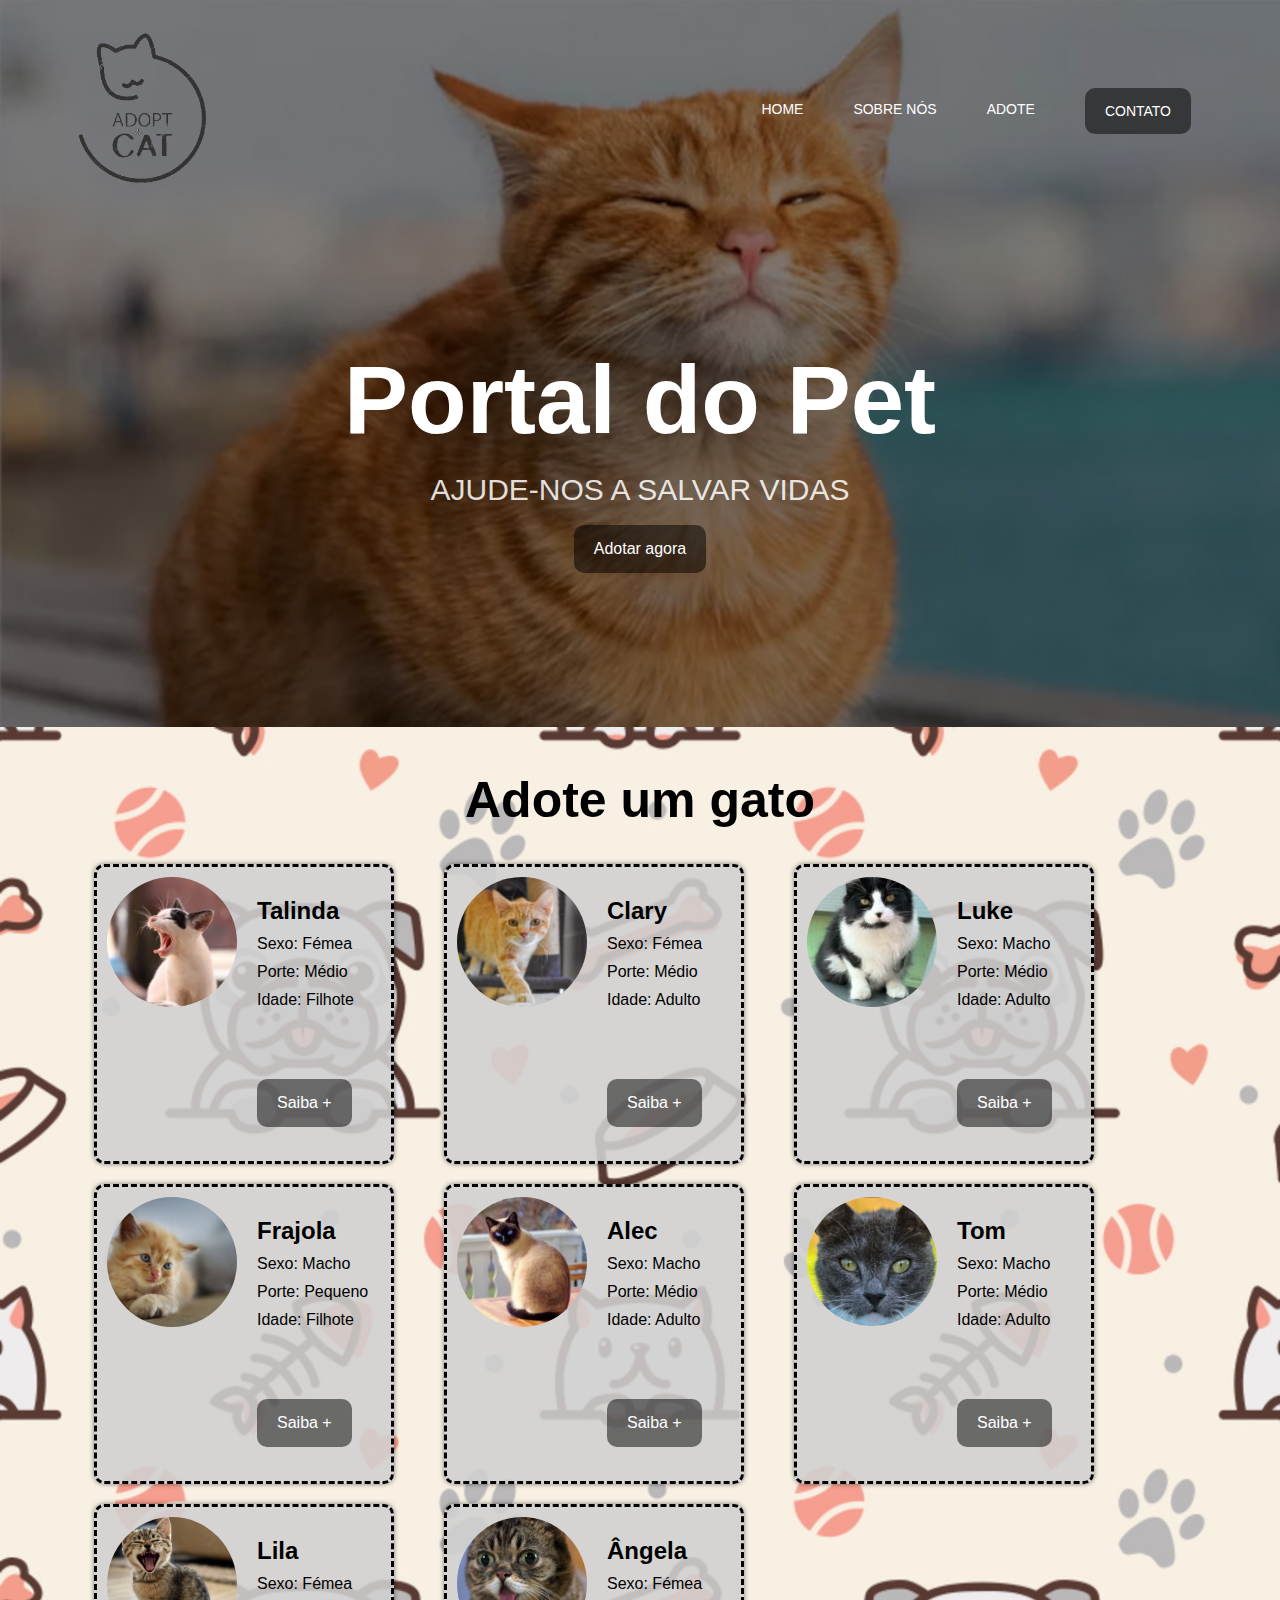
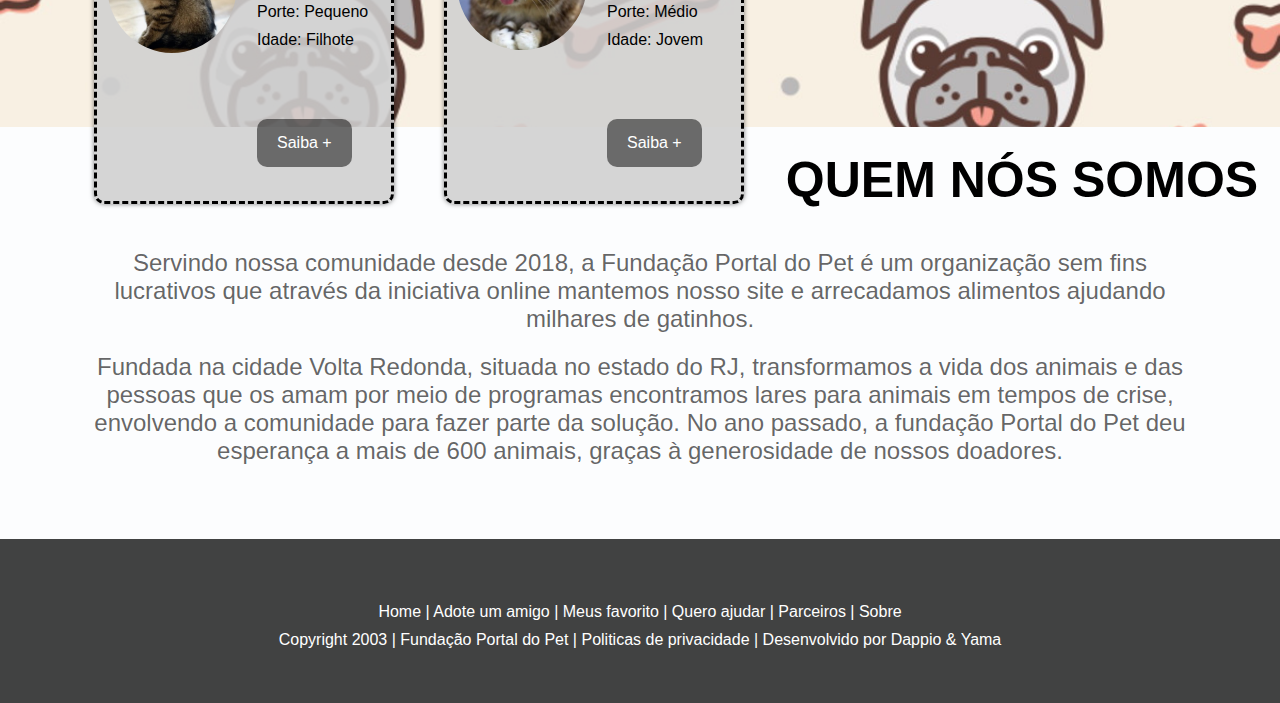
<file: Site-Ado-o-main/index.html>
<!DOCTYPE html>
<html lang="pt-br">
<head>
    <meta charset="UTF-8">
    <meta http-equiv="X-UA-Compatible" content="IE=edge">
    <meta name="viewport" content="width=device-width, initial-scale=1.0">
    <title>Portal do pet</title>
    <link rel="shortcut icon" href="favicon/favicon.ico" type="image/x-icon">
    <link rel="stylesheet" href="style.css">
</head>
<!--As vozes voltaram -->
<body>
    <header style="background-image: url(Imagens/fundo2.jpeg);" id="home">
        <div class="container">
            <nav>
                <a href="index.html"><img src="Imagens/logo.png" class="logo"></a>
                <ul class="ul">
                    <a href="index.html">Home</a>
                    <a href="#sobre">Sobre Nós</a>
                    <a href="#adote">Adote</a>
                    <a class="btn" href="contato.html">Contato</a>
                </ul>
            </nav>
            <section class="banner">
                <div class="banner-text">
                    <h1>Portal do Pet</h1>
                    <h2>AJUDE-NOS A SALVAR VIDAS</h2>
                    <a href="#adote" class="btn animate-btn">Adotar agora</a>
                </div>
            </section>
        </div>
        <!--end container-->
    </header>
    <!--end header-->
    <section id="adote">
        <h1>Adote um gato</h1>
        <div class="container">
            <div class="caixa">
                <img src="Imagens/gato1.jpg" class="gatos">
                <h2>Talinda</h2>
                <p>Sexo: Fémea</p>
                <p>Porte: Médio</p>
                <p>Idade: Filhote</p>
                <a class="btn" href="gato1.html" target="_blank">Saiba +</a>
            
            </div>
            <div class="caixa">
                <img src="Imagens/gato2.jpg" class="gatos">
                <h2>Clary</h2>
                <p>Sexo: Fémea</p>
                <p>Porte: Médio</p>
                <p>Idade: Adulto</p>
                <a class="btn" href="gato2.html" target="_blank">Saiba +</a>
            </div>
            <div class="caixa">
            <img src="Imagens/gato3.jpeg" class="gatos">
            <h2>Luke</h2>
            <p>Sexo: Macho</p>
            <p>Porte: Médio</p>
            <p>Idade: Adulto</p>
            <a class="btn" href="gato3.html" target="_blank">Saiba +</a>
        
            </div>
            <div class="caixa">
            <img src="Imagens/gato4.jpg" class="gatos">
            <h2>Frajola</h2>
            <p>Sexo: Macho</p>
            <p>Porte: Pequeno</p>
            <p>Idade: Filhote</p>
            <a class="btn" href="gato4.html" target="_blank">Saiba +</a>
        
            </div>
            <div class="caixa">
                <img src="Imagens/gato5.jpg" class="gatos">
                <h2>Alec</h2>
                <p>Sexo: Macho</p>
                <p>Porte: Médio</p>
                <p>Idade: Adulto</p>
                <a class="btn" href="gato5.html" target="_blank">Saiba +</a>
            </div>
            <div class="caixa">
                <img src="Imagens/gato6.jpeg" class="gatos">
                <h2>Tom</h2>
                <p>Sexo: Macho</p>
                <p>Porte: Médio</p>
                <p>Idade: Adulto</p>
                <a class="btn" href="gato6.html" target="_blank">Saiba +</a>
            </div>
            <div class="caixa">
                <img src="Imagens/gato7.jpg" class="gatos">
                <h2>Lila</h2>
                <p>Sexo: Fémea</p>
                <p>Porte: Pequeno</p>
                <p>Idade: Filhote</p>
                <a class="btn" href="gato7.html" target="_blank">Saiba +</a>
            </div>
            <div class="caixa">
                <img src="Imagens/gato8.jpeg" class="gatos">
                <h2>Ângela</h2>
                <p>Sexo: Fémea</p>
                <p>Porte: Médio</p>
                <p>Idade: Jovem</p>
                <a class="btn" href="gato8.html" target="_blank">Saiba +</a>
            </div>
        </div>
    </section>
    <section id="sobre">
        <h1>Quem nós somos</h1>
        <p>Servindo nossa comunidade desde 2018, a Fundação Portal do Pet é um organização sem fins lucrativos que através da iniciativa online mantemos nosso site e arrecadamos alimentos ajudando milhares de gatinhos.</p>
        <p>Fundada na cidade Volta Redonda, situada no estado do RJ, transformamos a vida dos animais e das pessoas que os amam por meio de programas encontramos lares para animais em tempos de crise, envolvendo a comunidade para fazer parte da solução. No ano passado, a fundação Portal do Pet deu esperança a mais de 600 animais, graças à generosidade de nossos doadores.</p>
        

            
        </div>
    </section>
    <!--Footer-->
    <footer class="footer">
        <div>
            <p><a href="#home">Home</a> &#x7C; Adote um amigo  &#x7C; Meus favorito  &#x7C; Quero ajudar  &#x7C; Parceiros  &#x7C; Sobre
            <p> Copyright 2003 &#x7C; Fundação Portal do Pet  &#x7C; Politicas de privacidade  &#x7C; Desenvolvido por Dappio & Yama</p>
        </div>
    </footer>
</body>
</html>
</file>
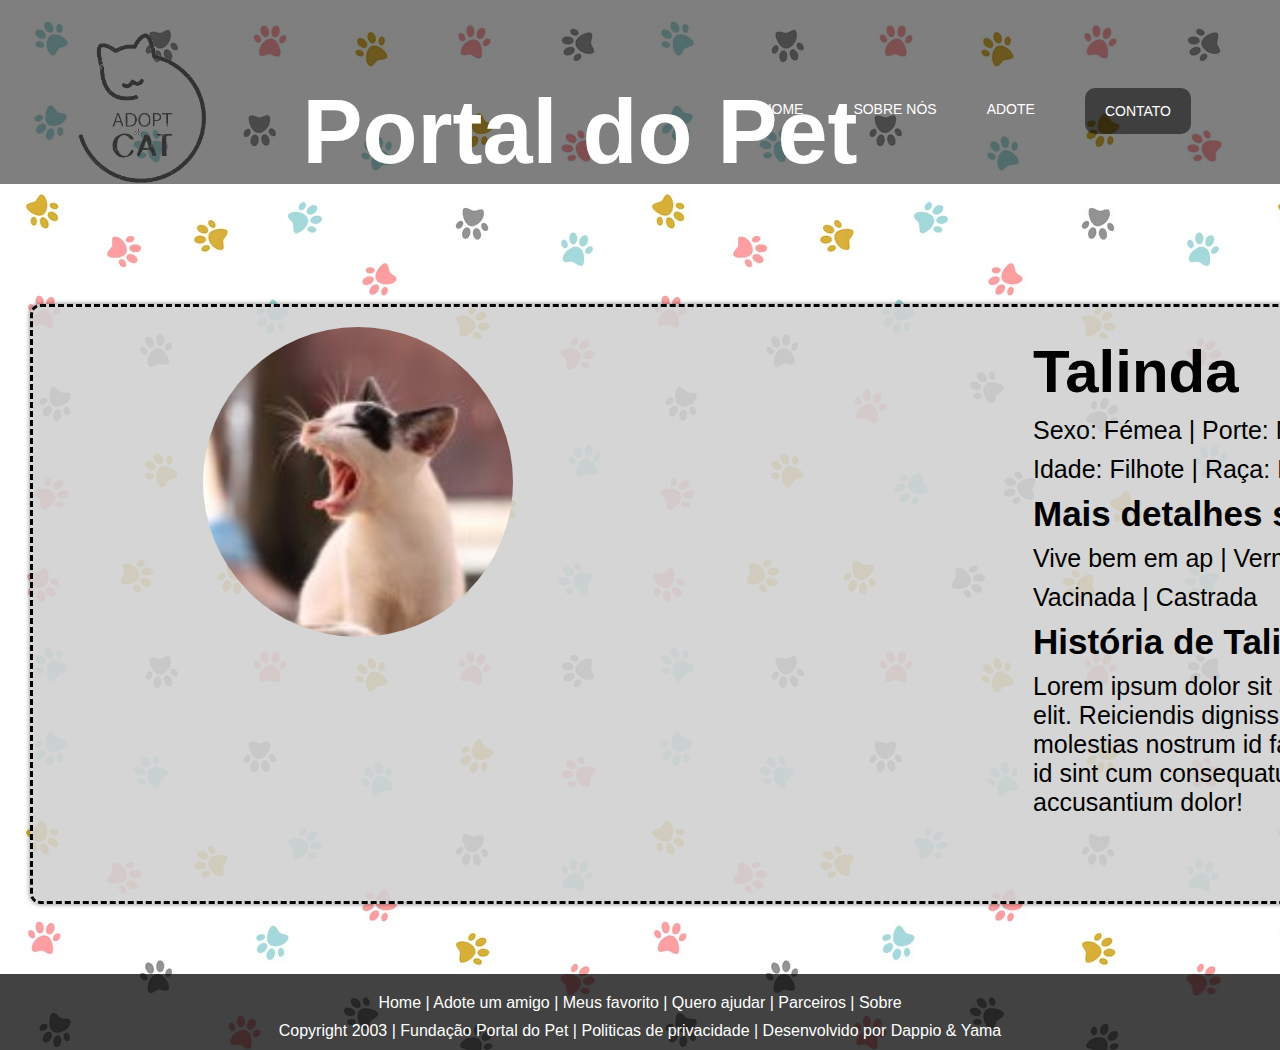
<file: Site-Ado-o-main/gato1.html>
<!DOCTYPE html>
<html lang="en">
<head>
    <meta charset="UTF-8">
    <meta http-equiv="X-UA-Compatible" content="IE=edge">
    <meta name="viewport" content="width=device-width, initial-scale=1.0">
    <link rel="stylesheet" href="style2.css">
    <link rel="shortcut icon" href="favicon/favicon.ico" type="image/x-icon">
    <title>Portal do Pet</title>
</head>
<body>
    <header>
        <div class="container">
            <nav>
                <a href="index.html"><img src="Imagens/logo.png" class="logo"></a>
                <ul class="ul">
                    <a href="index.html">Home</a>
                    <a href="index.html">Sobre Nós</a>
                    <a href="index.html">Adote</a>
                    <a class="btn" href="contato.html">Contato</a>
                </ul>
            </nav>
            <section class="banner">
                <div class="banner-text">
                    <h1>Portal do Pet</h1>
                </div>
            </section> 
        </div>
    </header>
<section>
    <div class="caixa">
        <img src="Imagens/gato1.jpg" class="gatos">
        <h2>Talinda</h2>
        <p>Sexo: Fémea &#x7C; Porte: Médio</p>
        <p>Idade: Filhote &#x7C; Raça: Desconhecida</p>
        <p></p>
        <h3>Mais detalhes sobre Talinda:</h3>
        <p>Vive bem em ap &#x7C; Vermifugada</p>
        <p>Vacinada &#x7C; Castrada</p>
        <h3>História de Talinda:</h3>
        <p>Lorem ipsum dolor sit amet, consectetur adipisicing elit. Reiciendis dignissimos iusto quaerat odio fuga molestias nostrum id facere. Repellat, soluta. Porro id sint cum consequatur ducimus quae fuga, accusantium dolor!</p>
    </div>
</section>
    <footer class="footer">
        <div>
            <p><a href="index.html">Home</a> &#x7C; Adote um amigo  &#x7C; Meus favorito  &#x7C; Quero ajudar  &#x7C; Parceiros  &#x7C; Sobre
            <p> Copyright 2003 &#x7C; Fundação Portal do Pet  &#x7C; Politicas de privacidade  &#x7C; Desenvolvido por Dappio & Yama</p>
        </div>
    </footer>

</body>
</html>
</file>
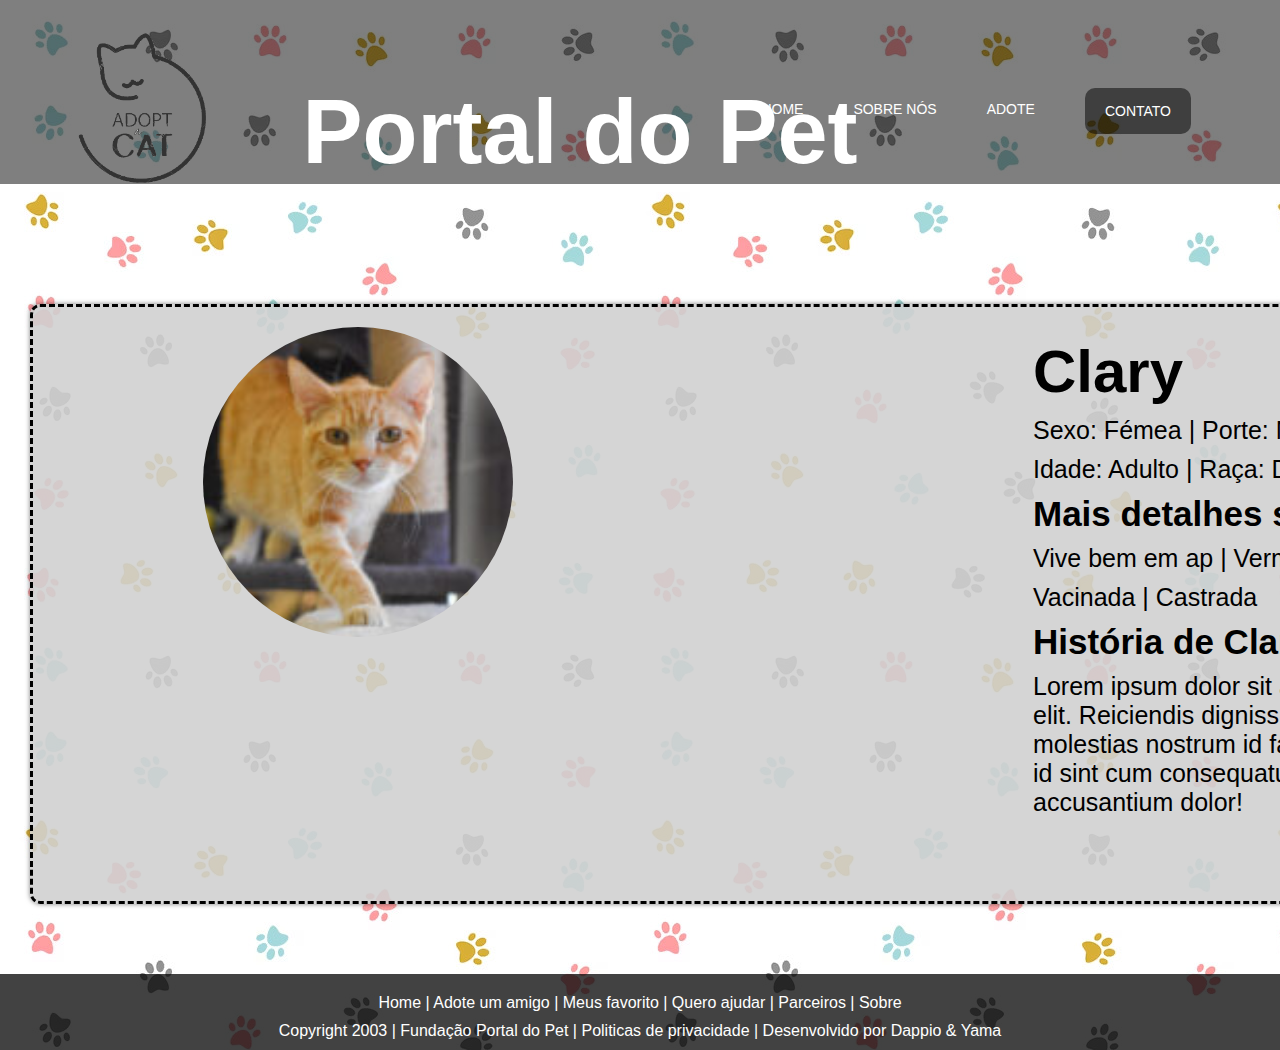
<file: Site-Ado-o-main/gato2.html>
<!DOCTYPE html>
<html lang="en">
<head>
    <meta charset="UTF-8">
    <meta http-equiv="X-UA-Compatible" content="IE=edge">
    <meta name="viewport" content="width=device-width, initial-scale=1.0">
    <link rel="stylesheet" href="style2.css">
    <link rel="shortcut icon" href="favicon/favicon.ico" type="image/x-icon">
    <title>Portal do Pet</title>
</head>
<body>
    <header>
        <div class="container">
            <nav>
                <a href="index.html"><img src="Imagens/logo.png" class="logo"></a>
                <ul class="ul">
                    <a href="index.html">Home</a>
                    <a href="index.html">Sobre Nós</a>
                    <a href="index.html">Adote</a>
                    <a class="btn" href="contato.html">Contato</a>
                </ul>
            </nav>
            <section class="banner">
                <div class="banner-text">
                    <h1>Portal do Pet</h1>
                </div>
            </section> 
        </div>
    </header>
<section>
    <div class="caixa">
        <img src="Imagens/gato2.jpg" class="gatos">
        <h2>Clary</h2>
        <p>Sexo: Fémea &#x7C; Porte: Médio</p>
        <p>Idade: Adulto &#x7C; Raça: Desconhecida</p>
        <p></p>
        <h3>Mais detalhes sobre Clary:</h3>
        <p>Vive bem em ap &#x7C; Vermifugada</p>
        <p>Vacinada &#x7C; Castrada</p>
        <h3>História de Clary:</h3>
        <p>Lorem ipsum dolor sit amet, consectetur adipisicing elit. Reiciendis dignissimos iusto quaerat odio fuga molestias nostrum id facere. Repellat, soluta. Porro id sint cum consequatur ducimus quae fuga, accusantium dolor!</p>
    </div>
</section>
    <footer class="footer">
        <div>
            <p><a href="index.html">Home</a> &#x7C; Adote um amigo  &#x7C; Meus favorito  &#x7C; Quero ajudar  &#x7C; Parceiros  &#x7C; Sobre
            <p> Copyright 2003 &#x7C; Fundação Portal do Pet  &#x7C; Politicas de privacidade  &#x7C; Desenvolvido por Dappio & Yama</p>
        </div>
    </footer>

</body>
</html>
</file>
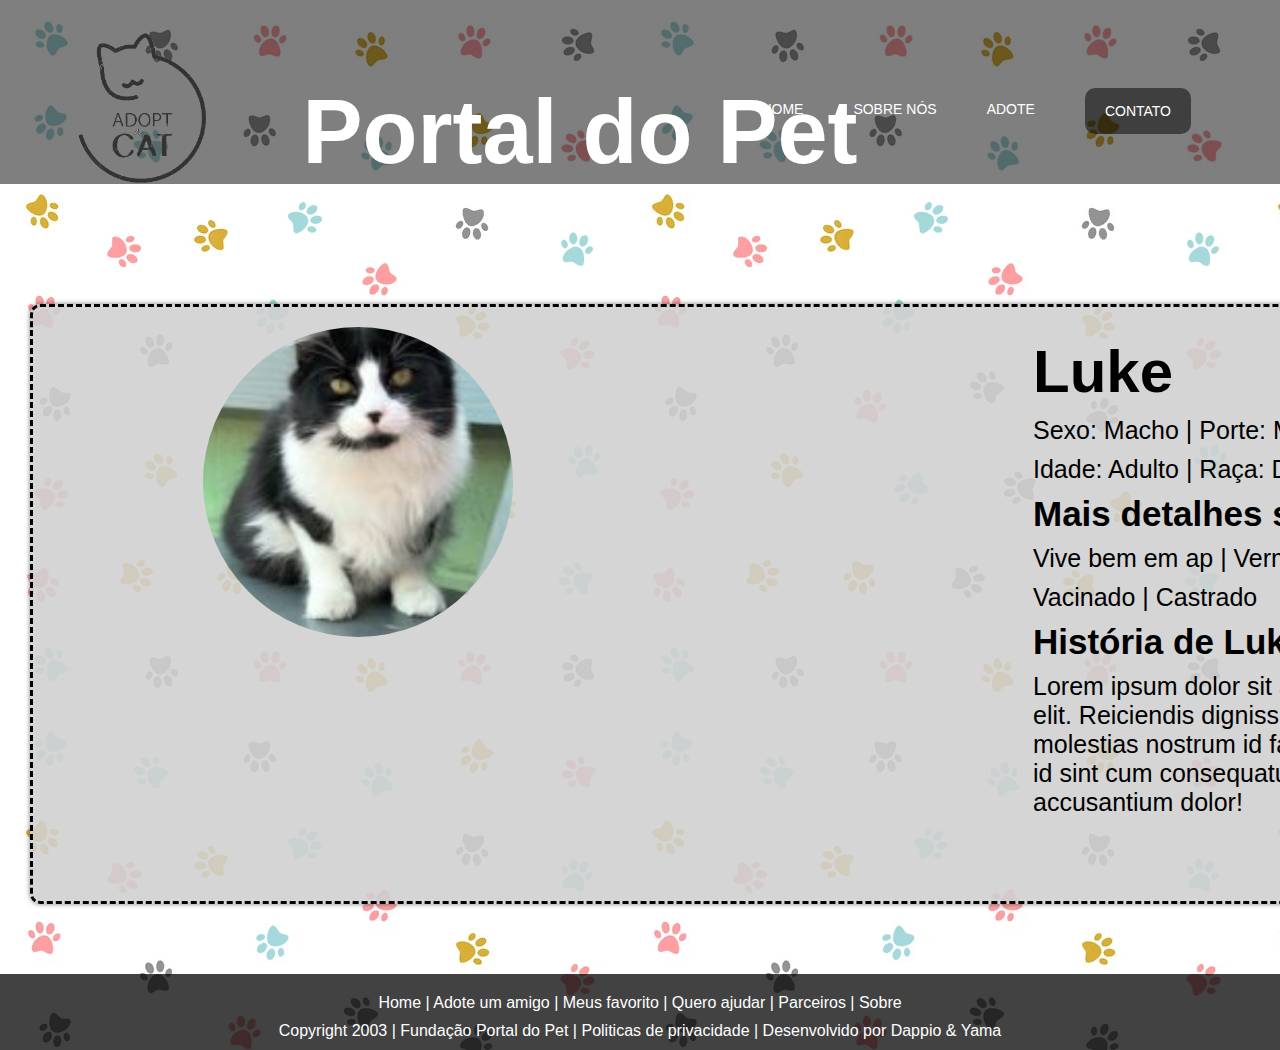
<file: Site-Ado-o-main/gato3.html>
<!DOCTYPE html>
<html lang="en">
<head>
    <meta charset="UTF-8">
    <meta http-equiv="X-UA-Compatible" content="IE=edge">
    <meta name="viewport" content="width=device-width, initial-scale=1.0">
    <link rel="stylesheet" href="style2.css">
    <link rel="shortcut icon" href="favicon/favicon.ico" type="image/x-icon">
    <title>Portal do Pet</title>
</head>
<body>
    <header>
        <div class="container">
            <nav>
                <a href="index.html"><img src="Imagens/logo.png" class="logo"></a>
                <ul class="ul">
                    <a href="index.html">Home</a>
                    <a href="index.html">Sobre Nós</a>
                    <a href="index.html">Adote</a>
                    <a class="btn" href="contato.html">Contato</a>
                </ul>
            </nav>
            <section class="banner">
                <div class="banner-text">
                    <h1>Portal do Pet</h1>
                </div>
            </section> 
        </div>
    </header>
<section>
    <div class="caixa">
        <img src="Imagens/gato3.jpeg" class="gatos">
        <h2>Luke</h2>
        <p>Sexo: Macho &#x7C; Porte: Médio</p>
        <p>Idade: Adulto &#x7C; Raça: Desconhecida</p>
        <p></p>
        <h3>Mais detalhes sobre Luke:</h3>
        <p>Vive bem em ap &#x7C; Vermifugado</p>
        <p>Vacinado &#x7C; Castrado</p>
        <h3>História de Luke:</h3>
        <p>Lorem ipsum dolor sit amet, consectetur adipisicing elit. Reiciendis dignissimos iusto quaerat odio fuga molestias nostrum id facere. Repellat, soluta. Porro id sint cum consequatur ducimus quae fuga, accusantium dolor!</p>
    </div>
</section>
    <footer class="footer">
        <div>
            <p><a href="index.html">Home</a> &#x7C; Adote um amigo  &#x7C; Meus favorito  &#x7C; Quero ajudar  &#x7C; Parceiros  &#x7C; Sobre
            <p> Copyright 2003 &#x7C; Fundação Portal do Pet  &#x7C; Politicas de privacidade  &#x7C; Desenvolvido por Dappio & Yama</p>
        </div>
    </footer>

</body>
</html>
</file>
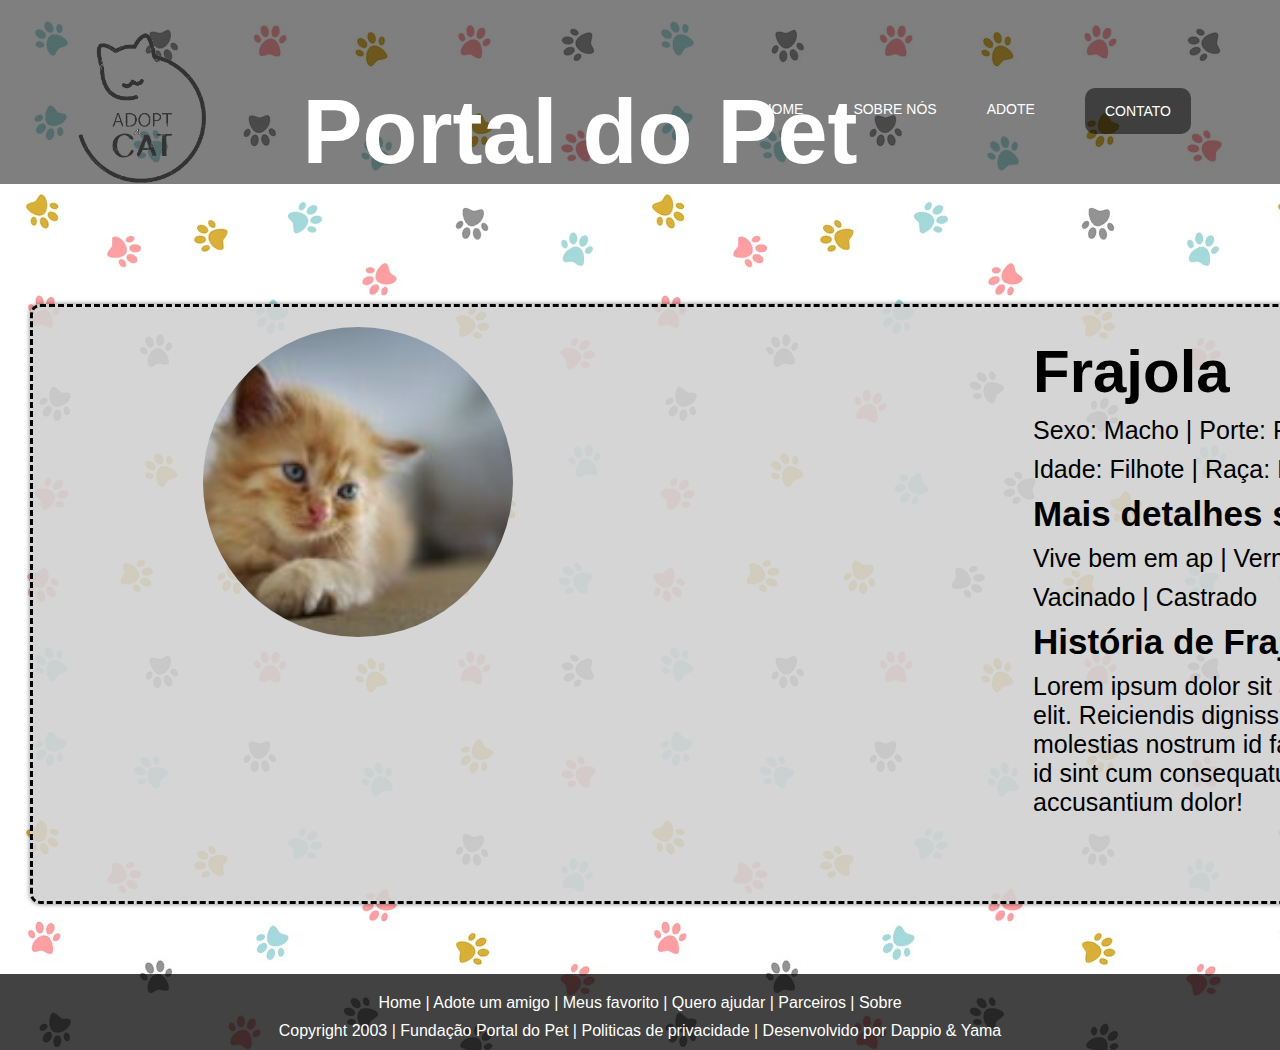
<file: Site-Ado-o-main/gato4.html>
<!DOCTYPE html>
<html lang="en">
<head>
    <meta charset="UTF-8">
    <meta http-equiv="X-UA-Compatible" content="IE=edge">
    <meta name="viewport" content="width=device-width, initial-scale=1.0">
    <link rel="stylesheet" href="style2.css">
    <link rel="shortcut icon" href="favicon/favicon.ico" type="image/x-icon">
    <title>Portal do Pet</title>
</head>
<body>
    <header>
        <div class="container">
            <nav>
                <a href="index.html"><img src="Imagens/logo.png" class="logo"></a>
                <ul class="ul">
                    <a href="index.html">Home</a>
                    <a href="index.html">Sobre Nós</a>
                    <a href="index.html">Adote</a>
                    <a class="btn" href="contato.html">Contato</a>
                </ul>
            </nav>
            <section class="banner">
                <div class="banner-text">
                    <h1>Portal do Pet</h1>
                </div>
            </section> 
        </div>
    </header>
<section>
    <div class="caixa">
        <img src="Imagens/gato4.jpg" class="gatos">
        <h2>Frajola</h2>
        <p>Sexo: Macho &#x7C; Porte: Pequeno</p>
        <p>Idade: Filhote &#x7C; Raça: Desconhecida</p>
        <p></p>
        <h3>Mais detalhes sobre Frajola:</h3>
        <p>Vive bem em ap &#x7C; Vermifugado</p>
        <p>Vacinado &#x7C; Castrado</p>
        <h3>História de Frajola:</h3>
        <p>Lorem ipsum dolor sit amet, consectetur adipisicing elit. Reiciendis dignissimos iusto quaerat odio fuga molestias nostrum id facere. Repellat, soluta. Porro id sint cum consequatur ducimus quae fuga, accusantium dolor!</p>
    </div>
</section>
    <footer class="footer">
        <div>
            <p><a href="index.html">Home</a> &#x7C; Adote um amigo  &#x7C; Meus favorito  &#x7C; Quero ajudar  &#x7C; Parceiros  &#x7C; Sobre
            <p> Copyright 2003 &#x7C; Fundação Portal do Pet  &#x7C; Politicas de privacidade  &#x7C; Desenvolvido por Dappio & Yama</p>
        </div>
    </footer>

</body>
</html>
</file>
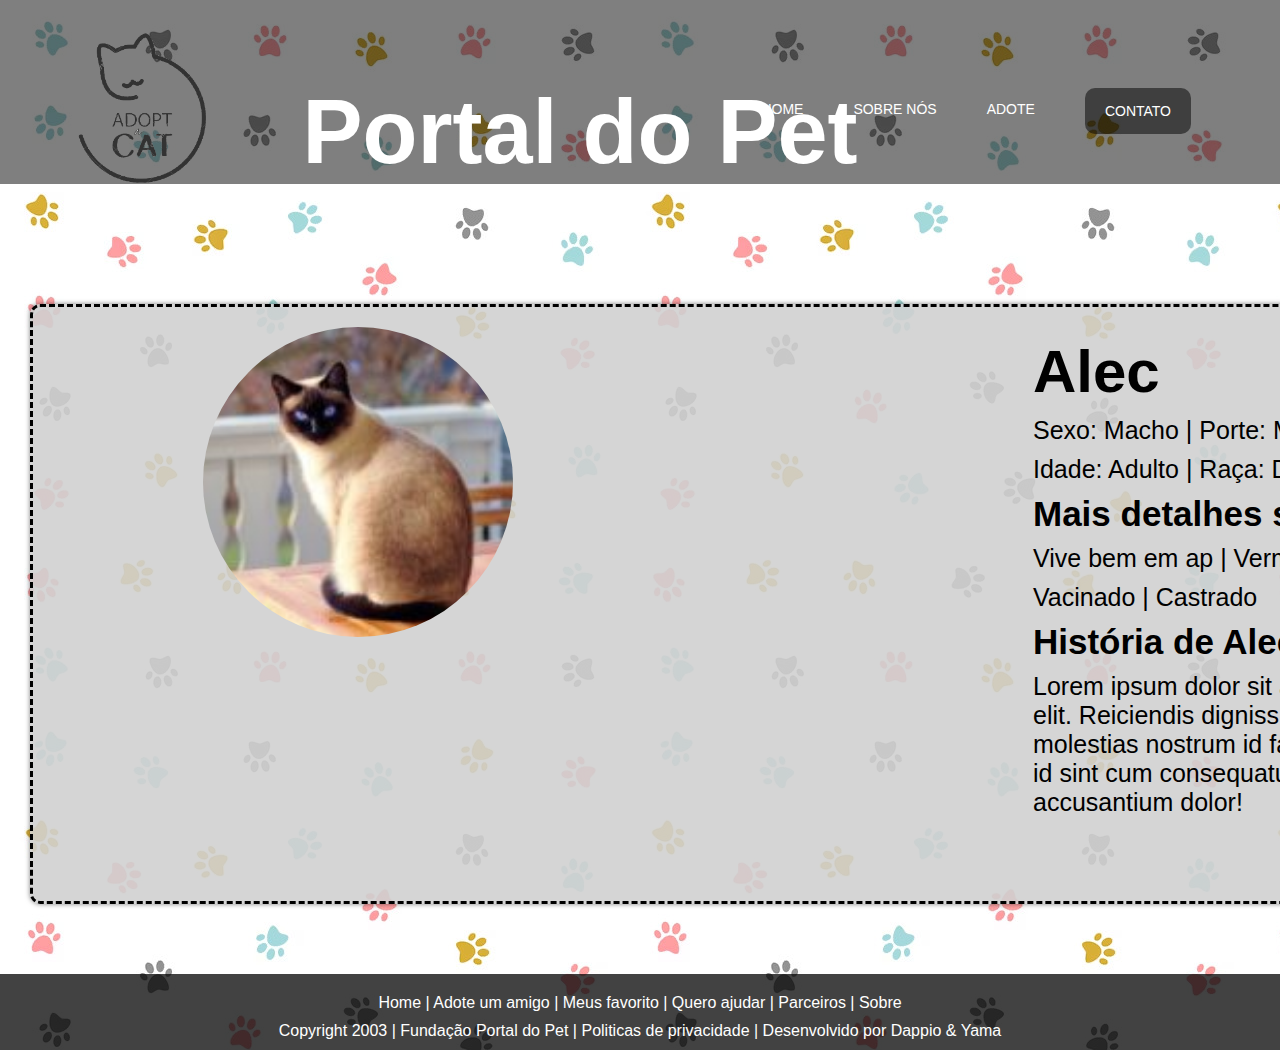
<file: Site-Ado-o-main/gato5.html>
<!DOCTYPE html>
<html lang="en">
<head>
    <meta charset="UTF-8">
    <meta http-equiv="X-UA-Compatible" content="IE=edge">
    <meta name="viewport" content="width=device-width, initial-scale=1.0">
    <link rel="stylesheet" href="style2.css">
    <link rel="shortcut icon" href="favicon/favicon.ico" type="image/x-icon">
    <title>Portal do Pet</title>
</head>
<body>
    <header>
        <div class="container">
            <nav>
                <a href="index.html"><img src="Imagens/logo.png" class="logo"></a>
                <ul class="ul">
                    <a href="index.html">Home</a>
                    <a href="index.html">Sobre Nós</a>
                    <a href="index.html">Adote</a>
                    <a class="btn" href="contato.html">Contato</a>
                </ul>
            </nav>
            <section class="banner">
                <div class="banner-text">
                    <h1>Portal do Pet</h1>
                </div>
            </section> 
        </div>
    </header>
<section>
    <div class="caixa">
        <img src="Imagens/gato5.jpg" class="gatos">
        <h2>Alec</h2>
        <p>Sexo: Macho &#x7C; Porte: Médio</p>
        <p>Idade: Adulto &#x7C; Raça: Desconhecida</p>
        <p></p>
        <h3>Mais detalhes sobre Alec:</h3>
        <p>Vive bem em ap &#x7C; Vermifugado</p>
        <p>Vacinado &#x7C; Castrado</p>
        <h3>História de Alec:</h3>
        <p>Lorem ipsum dolor sit amet, consectetur adipisicing elit. Reiciendis dignissimos iusto quaerat odio fuga molestias nostrum id facere. Repellat, soluta. Porro id sint cum consequatur ducimus quae fuga, accusantium dolor!</p>
    </div>
</section>
    <footer class="footer">
        <div>
            <p><a href="index.html">Home</a> &#x7C; Adote um amigo  &#x7C; Meus favorito  &#x7C; Quero ajudar  &#x7C; Parceiros  &#x7C; Sobre
            <p> Copyright 2003 &#x7C; Fundação Portal do Pet  &#x7C; Politicas de privacidade  &#x7C; Desenvolvido por Dappio & Yama</p>
        </div>
    </footer>

</body>
</html>
</file>
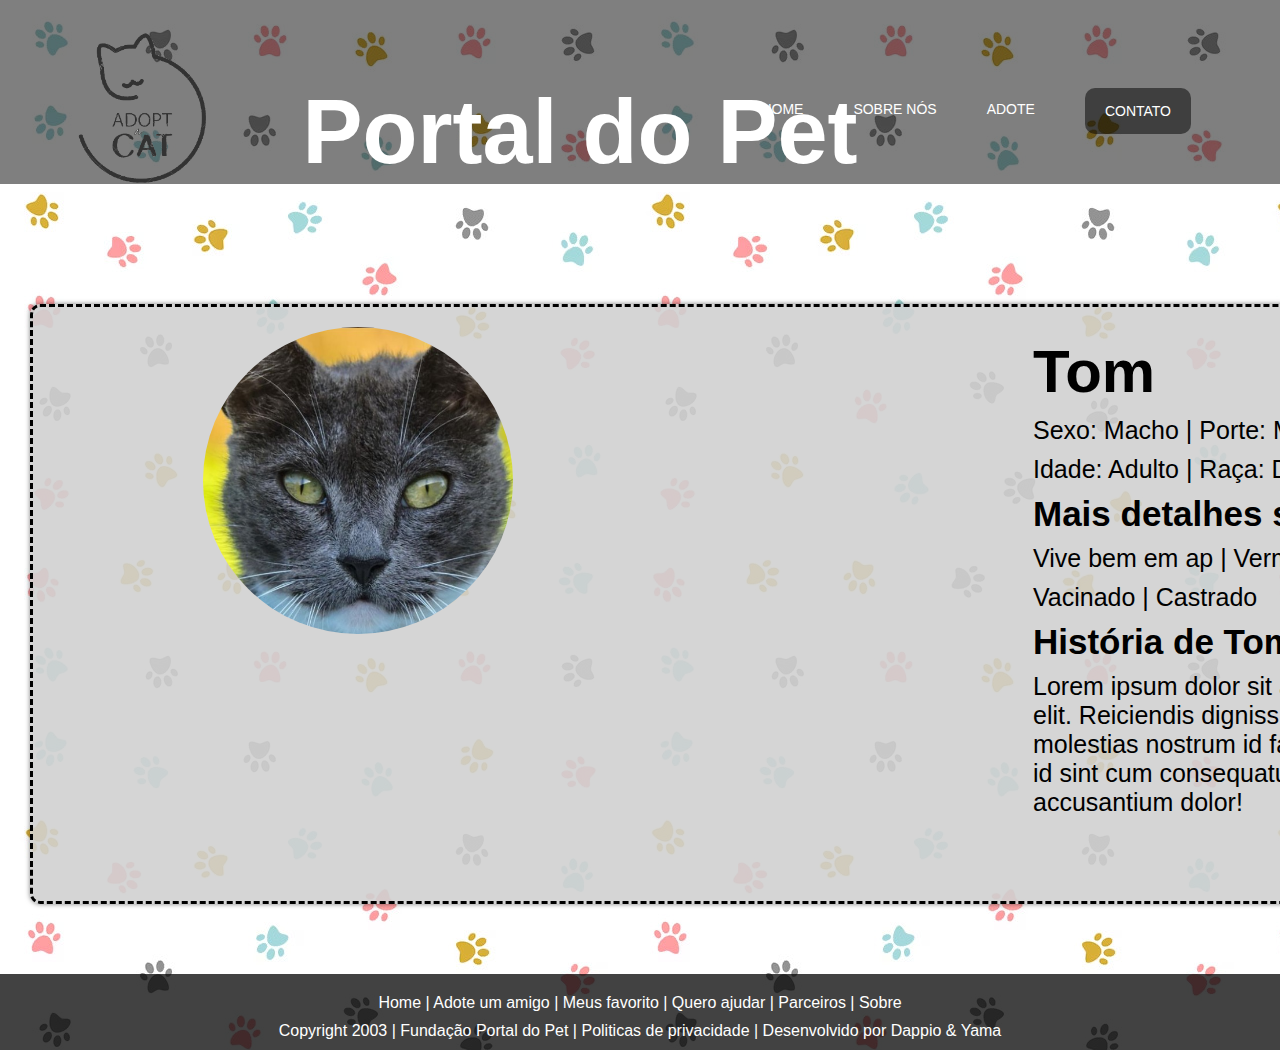
<file: Site-Ado-o-main/gato6.html>
<!DOCTYPE html>
<html lang="en">
<head>
    <meta charset="UTF-8">
    <meta http-equiv="X-UA-Compatible" content="IE=edge">
    <meta name="viewport" content="width=device-width, initial-scale=1.0">
    <link rel="stylesheet" href="style2.css">
    <link rel="shortcut icon" href="favicon/favicon.ico" type="image/x-icon">
    <title>Portal do Pet</title>
</head>
<body>
    <header>
        <div class="container">
            <nav>
                <a href="index.html"><img src="Imagens/logo.png" class="logo"></a>
                <ul class="ul">
                    <a href="index.html">Home</a>
                    <a href="index.html">Sobre Nós</a>
                    <a href="index.html">Adote</a>
                    <a class="btn" href="contato.html">Contato</a>
                </ul>
            </nav>
            <section class="banner">
                <div class="banner-text">
                    <h1>Portal do Pet</h1>
                </div>
            </section> 
        </div>
    </header>
<section>
    <div class="caixa">
        <img src="Imagens/gato6.jpeg" class="gatos">
        <h2>Tom</h2>
        <p>Sexo: Macho &#x7C; Porte: Médio</p>
        <p>Idade: Adulto &#x7C; Raça: Desconhecida</p>
        <p></p>
        <h3>Mais detalhes sobre Tom:</h3>
        <p>Vive bem em ap &#x7C; Vermifugado</p>
        <p>Vacinado &#x7C; Castrado</p>
        <h3>História de Tom:</h3>
        <p>Lorem ipsum dolor sit amet, consectetur adipisicing elit. Reiciendis dignissimos iusto quaerat odio fuga molestias nostrum id facere. Repellat, soluta. Porro id sint cum consequatur ducimus quae fuga, accusantium dolor!</p>
    </div>
</section>
    <footer class="footer">
        <div>
            <p><a href="index.html">Home</a> &#x7C; Adote um amigo  &#x7C; Meus favorito  &#x7C; Quero ajudar  &#x7C; Parceiros  &#x7C; Sobre
            <p> Copyright 2003 &#x7C; Fundação Portal do Pet  &#x7C; Politicas de privacidade  &#x7C; Desenvolvido por Dappio & Yama</p>
        </div>
    </footer>

</body>
</html>
</file>
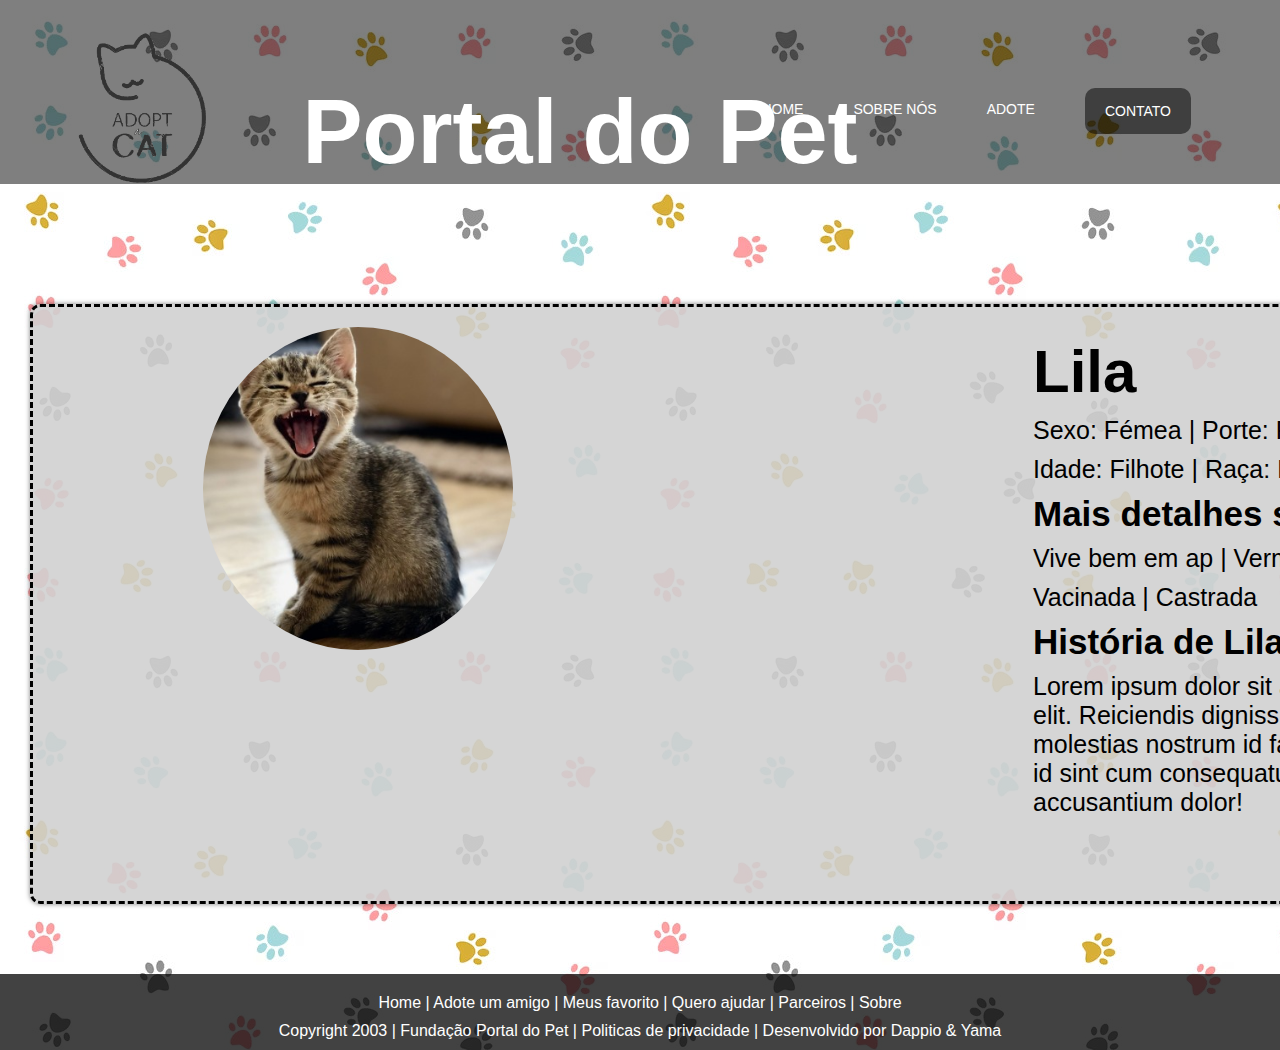
<file: Site-Ado-o-main/gato7.html>
<!DOCTYPE html>
<html lang="en">
<head>
    <meta charset="UTF-8">
    <meta http-equiv="X-UA-Compatible" content="IE=edge">
    <meta name="viewport" content="width=device-width, initial-scale=1.0">
    <link rel="stylesheet" href="style2.css">
    <link rel="shortcut icon" href="favicon/favicon.ico" type="image/x-icon">
    <title>Portal do Pet</title>
</head>
<body>
    <header>
        <div class="container">
            <nav>
                <a href="index.html"><img src="Imagens/logo.png" class="logo"></a>
                <ul class="ul">
                    <a href="index.html">Home</a>
                    <a href="index.html">Sobre Nós</a>
                    <a href="index.html">Adote</a>
                    <a class="btn" href="contato.html">Contato</a>
                </ul>
            </nav>
            <section class="banner">
                <div class="banner-text">
                    <h1>Portal do Pet</h1>
                </div>
            </section> 
        </div>
    </header>
<section>
    <div class="caixa">
        <img src="Imagens/gato7.jpg" class="gatos">
        <h2>Lila</h2>
        <p>Sexo: Fémea &#x7C; Porte: Pequeno</p>
        <p>Idade: Filhote &#x7C; Raça: Desconhecida</p>
        <p></p>
        <h3>Mais detalhes sobre Lila:</h3>
        <p>Vive bem em ap &#x7C; Vermifugada</p>
        <p>Vacinada &#x7C; Castrada</p>
        <h3>História de Lila:</h3>
        <p>Lorem ipsum dolor sit amet, consectetur adipisicing elit. Reiciendis dignissimos iusto quaerat odio fuga molestias nostrum id facere. Repellat, soluta. Porro id sint cum consequatur ducimus quae fuga, accusantium dolor!</p>
    </div>
</section>
    <footer class="footer">
        <div>
            <p><a href="index.html">Home</a> &#x7C; Adote um amigo  &#x7C; Meus favorito  &#x7C; Quero ajudar  &#x7C; Parceiros  &#x7C; Sobre
            <p> Copyright 2003 &#x7C; Fundação Portal do Pet  &#x7C; Politicas de privacidade  &#x7C; Desenvolvido por Dappio & Yama</p>
        </div>
    </footer>

</body>
</html>
</file>
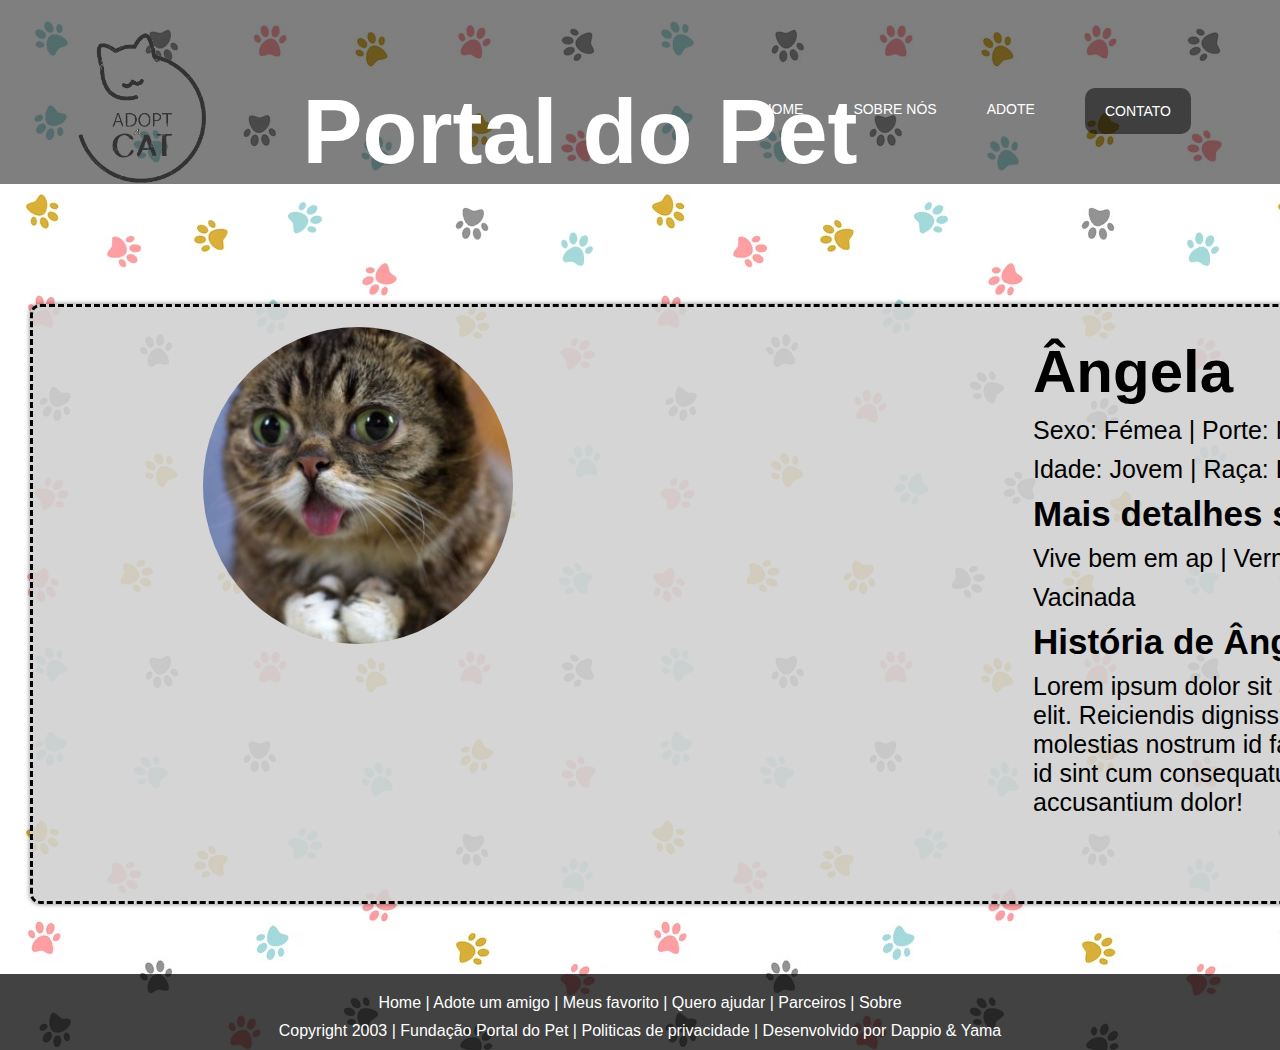
<file: Site-Ado-o-main/gato8.html>
<!DOCTYPE html>
<html lang="en">
<head>
    <meta charset="UTF-8">
    <meta http-equiv="X-UA-Compatible" content="IE=edge">
    <meta name="viewport" content="width=device-width, initial-scale=1.0">
    <link rel="stylesheet" href="style2.css">
    <link rel="shortcut icon" href="favicon/favicon.ico" type="image/x-icon">
    <title>Portal do Pet</title>
</head>
<body>
    <header>
        <div class="container">
            <nav>
                <a href="index.html"><img src="Imagens/logo.png" class="logo"></a>
                <ul class="ul">
                    <a href="index.html">Home</a>
                    <a href="index.html">Sobre Nós</a>
                    <a href="index.html">Adote</a>
                    <a class="btn" href="contato.html">Contato</a>
                </ul>
            </nav>
            <section class="banner">
                <div class="banner-text">
                    <h1>Portal do Pet</h1>
                </div>
            </section> 
        </div>
    </header>
<section>
    <div class="caixa">
        <img src="Imagens/gato8.jpeg" class="gatos">
        <h2>Ângela</h2>
        <p>Sexo: Fémea &#x7C; Porte: Médio</p>
        <p>Idade: Jovem &#x7C; Raça: Desconhecida</p>
        <p></p>
        <h3>Mais detalhes sobre Ângela:</h3>
        <p>Vive bem em ap &#x7C; Vermifugada</p>
        <p>Vacinada</p>
        <h3>História de Ângela:</h3>
        <p>Lorem ipsum dolor sit amet, consectetur adipisicing elit. Reiciendis dignissimos iusto quaerat odio fuga molestias nostrum id facere. Repellat, soluta. Porro id sint cum consequatur ducimus quae fuga, accusantium dolor!</p>
    </div>
</section>
    <footer class="footer">
        <div>
            <p><a href="index.html">Home</a> &#x7C; Adote um amigo  &#x7C; Meus favorito  &#x7C; Quero ajudar  &#x7C; Parceiros  &#x7C; Sobre
            <p> Copyright 2003 &#x7C; Fundação Portal do Pet  &#x7C; Politicas de privacidade  &#x7C; Desenvolvido por Dappio & Yama</p>
        </div>
    </footer>

</body>
</html>
</file>
<file: Site-Ado-o-main/style.css>
@charset "UTF-8";

*{
    margin: 0;
    padding: 0;
    box-sizing: border-box;
    text-decoration: none;
    outline: none;
    font-family: sans-serif;
}
html{
    scroll-behavior: smooth;
}
body{
    background-color: #f1f6fc31;
}
section,footer{
    padding: 54px 0;
}
h3{
    font-size: 50px;
}
p{
    color: #0000009c;
}
.container{
    max-width: 100%;
    margin: 0 auto;
    padding: 0 5%;
    background-color: rgba(0, 0, 0, 0.5);
}
.btn{
    background-color: rgba(0, 0, 0, 0.5);
    color: white;
    padding: 15px  20px;
    border-radius: 10px;
    cursor: pointer;
    display: inline-block;
    transition: 0.1s;
}
.btn.animate-btn{
    animation: animate-outline 1s ease-out infinite
}
.btn:hover{
    background-color: rgba(0, 0, 0, 0.637);
}
@keyframes animate-outline {
    from{
        outline: 0px solid rgba(0, 0, 0, 0.486);
    }
    to{
        outline: 15px solid rgba(0, 0, 0, 0.048)
    }
}
header{
    background-size: cover;
    background-attachment: fixed;
}
.logo{
    width: 150px;
}
nav{
    display: flex;
    align-items: center;
    justify-content: space-between;
    padding-top: 30px;
}
nav ul{
    display: flex;
    align-items: center;
}
nav ul a{
    color: white;
    margin: 0 25px;
    text-transform: uppercase;
    font-size: 14px;
    display: block;
}
nav ul a:not(.btn):after{
    content: "";
    background-color: rgba(0, 0, 0, 0.637);
    height: 3px;
    width: 0%;
    display: block;
    margin: 0 auto;
    transition: 0.3s;
}
nav ul a:hover::after{
    width: 100%;
}
.banner{
    display: flex;
    justify-content: center;
}
.banner .banner-text{
    margin: 100px;
    text-align: center;
    padding: 0 90px;
}
.banner .banner-text h1{
    font-size: 96px;
    color: white;
}
.banner .banner-text h2{
    font-size: 30px;
    color: #ffffffd8;
    font-weight: lighter;
    margin: 18px 0;
}
#adote{
    background-image: url(Imagens/fundo3.jpg);
    background-size: 100%;
    height: 1000px;
}
.caixa {
    width: 300px; 
    height: 300px;
    margin-left: 30px;
    background-color: #cfcfcfe1; 
    float: left; 
    margin-right: 20px; 
    border-radius: 10px;
    border-style: dashed;
    box-shadow: 0 0 5px rgba(0, 0, 0, 0.5);
    overflow: auto;
    margin-top: 20px;
}
.caixa img{
    float: left;
    margin-right: 10px;
}
.caixa h2{  
    margin-top: 30px;
}
.caixa p{
    color: black;
    margin-top: 10px;
}
.caixa .btn{
    margin-top: 70px;
}
.gatos{
    border-radius: 50%;
    padding: 10px;
    width: 150px;
}
.footer{
    background-color: rgba(0, 0, 0, 0.74);
    text-align: center;
}
.footer img{
    width: 25px;
    margin-right: 10px;
}
.footer p{
    margin-top: 10px;
    color: white;
}
.footer a{
    color: white;
    text-decoration: none;
}
#adote h1{
    text-align: center;
    font-size: 50px;
    margin-bottom: 15px;
    margin-top: -10px;
}
#sobre h1{
    font-size: 50px;
    text-align: center;
    margin-top: -30px;
    text-transform: uppercase;
    margin-bottom: 40px;
}
#sobre p{
    text-align: center;
    box-sizing: border-box;
    display: block;
    font-size: 24px;
    font-weight: 400;
    padding: 0px 20px 20px 20px;
    margin-right: 70px;
    margin-left: 70px;
}
</file>
<file: Site-Ado-o-main/style2.css>
@charset "UTF-8";

*{
    margin: 0;
    padding: 0;
    box-sizing: border-box;
    text-decoration: none;
    outline: none;
    font-family: sans-serif;
}
body{
    background-image: url(Imagens/fundogato1.jpeg);
    background-size: auto;
    margin: 0;
    padding: 0;
}
.container{
    max-width: 100%;
    margin: 0 auto;
    padding: 0 5%;
    background-color: rgba(0, 0, 0, 0.5);
}
header{
    background-size: cover;
    background-attachment: fixed;
    top: 0;
    left: 0;
    right: 0;
}
.logo{
    width: 150px;
}
nav{
    display: flex;
    align-items: center;
    justify-content: space-between;
    padding-top: 30px;
}
nav ul{
    display: flex;
    align-items: center;
}
nav ul a{
    color: white;
    margin: 0 25px;
    text-transform: uppercase;
    font-size: 14px;
    display: block;
}
nav ul a:not(.btn):after{
    content: "";
    background-color: rgba(0, 0, 0, 0.637);
    height: 3px;
    width: 0%;
    display: block;
    margin: 0 auto;
    transition: 0.3s;
}
nav ul a:hover::after{
    width: 100%;
}
.banner .banner-text{
    margin: -110px;
    margin-right: 10px;
    text-align: center;
    padding: 0 90px;
}
.btn{
    background-color: rgba(0, 0, 0, 0.5);
    color: white;
    padding: 15px  20px;
    border-radius: 10px;
    cursor: pointer;
    display: inline-block;
    transition: 0.1s;
}
.btn:hover{
    background-color: rgba(0, 0, 0, 0.637);
}
.banner .banner-text h1{
    font-size: 90px;
    color: white;
}
.caixa {
    width: 1580px; 
    height: 600px;
    margin-left: 30px;
    background-color: #cfcfcfe1; 
    float: left; 
    margin-right: 20px; 
    border-radius: 10px;
    border-style: dashed;
    box-shadow: 0 0 5px rgba(0, 0, 0, 0.5);
    overflow: auto;
    margin-top: 230px;
}
.caixa img{
    float: left;
    margin-right: 10px;
}
.caixa h2{
    margin-top: 30px;
    margin-left: 1000px;
    font-size: 60px;
}
.caixa h3{
    color: black;
    margin-top: 10px;
    font-size: 35px;
    margin-left: 1000px;
}
.caixa p{
    color: black;
    margin-top: 10px;
    font-size: 25px;
    margin-left: 1000px;
}
.gatos{
    border-radius: 50%;
    padding: 20px;
    width:350px;
    margin-left: 150px;
}
.footer{
    background-color: rgba(0, 0, 0, 0.74);
    text-align: center;
    margin-top: 900px;
    padding: 10px;
}
.footer img{
    width: 25px;
    margin-right: 10px;
}
.footer p{
    margin-top: 10px;
    color: white;
}
.footer a{
    color: white;
    text-decoration: none;
}
</file>
